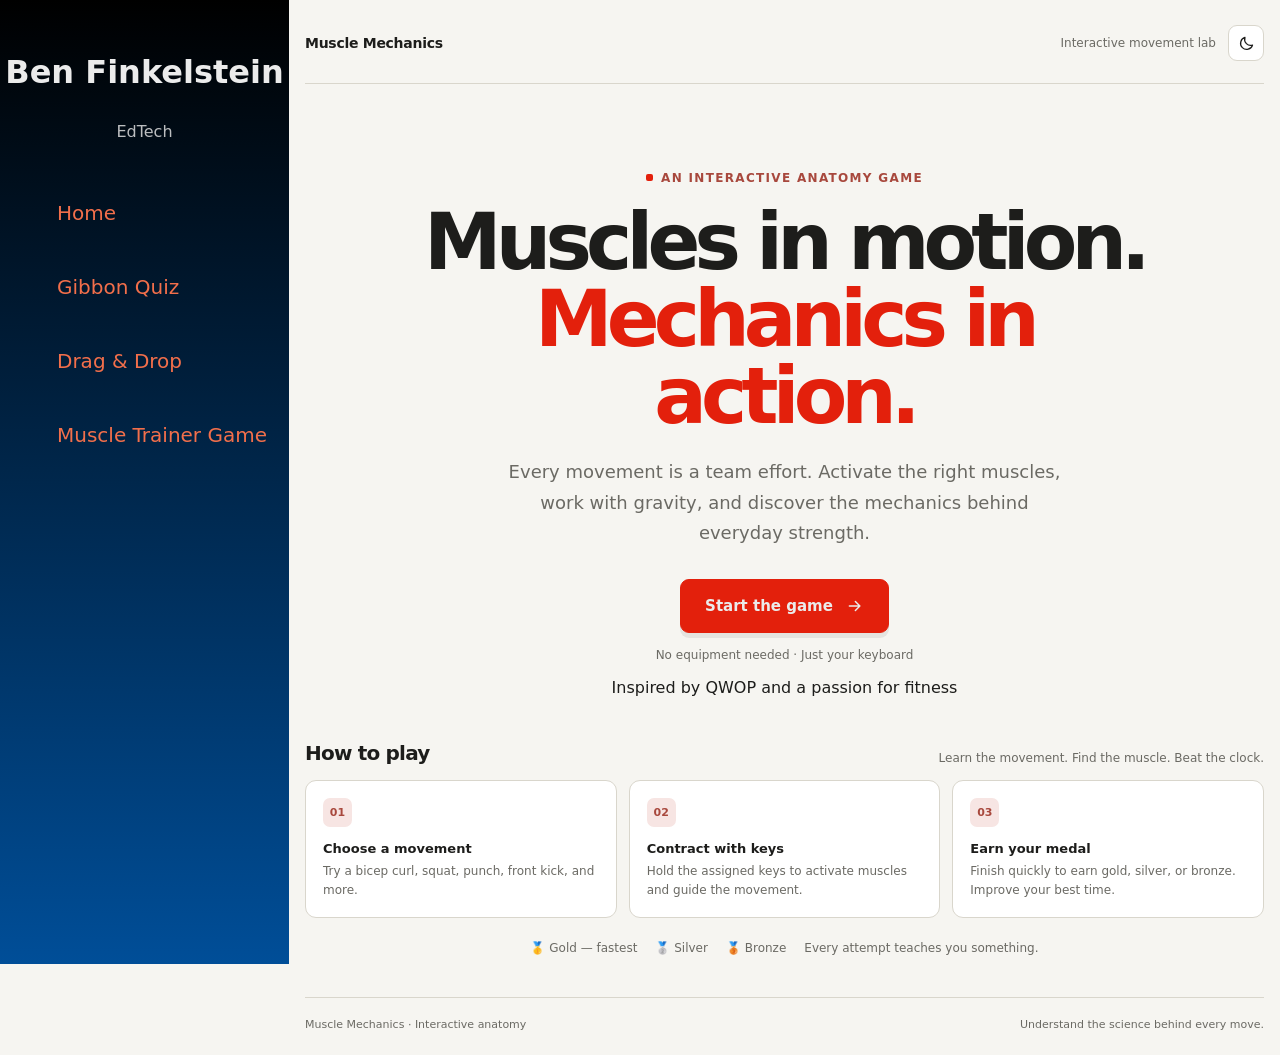
<file: index.html>
<!doctype html>
<html lang="en" data-theme="light">
<head>
  <meta charset="utf-8">
  <meta name="viewport" content="width=device-width, initial-scale=1, viewport-fit=cover">
  <meta name="theme-color" content="#f6f5f1">
  <title>Muscle Mechanics</title>
  <link rel="stylesheet" href="homepage.css">
  <script src="Sidebar.JS" defer></script>
</head>
<body>
  <div class="shell">
    <header>
      <div class="brand">
        <span>Muscle Mechanics</span>
      </div>
      <div class="header-right">
        <span class="status-text">Interactive movement lab</span>
        <button class="theme-toggle" id="themeToggle" aria-label="Toggle dark mode" title="Toggle dark mode">
          <svg viewBox="0 0 24 24" fill="none" aria-hidden="true"><path d="M20.5 14.2A8.5 8.5 0 0 1 9.8 3.5 8.6 8.6 0 1 0 20.5 14.2Z" stroke="currentColor" stroke-width="1.8" stroke-linecap="round" stroke-linejoin="round"/></svg>
        </button>
      </div>
    </header>

    <main>
      <section class="hero">
        <p class="eyebrow">An interactive anatomy game</p>
        <h1>Muscles in motion.<br><span>Mechanics in action.</span></h1>
        <p class="lead">Every movement is a team effort. Activate the right muscles, work with gravity, and discover the mechanics behind everyday strength.</p>
        <div class="cta-wrap">
          <a class="start" href="musclegame.html">Start the game
            <svg viewBox="0 0 24 24" fill="none" aria-hidden="true"><path d="M4.5 12h14m-6-6 6 6-6 6" stroke="currentColor" stroke-width="2" stroke-linecap="round" stroke-linejoin="round"/></svg>
          </a>
        </div>
        <p class="microcopy">No equipment needed · Just your keyboard</p>
        <p class="inspired">Inspired by QWOP and a passion for fitness</p>
      </section>

      <section class="how">
        <div class="section-heading">
          <h2>How to play</h2>
          <p>Learn the movement. Find the muscle. Beat the clock.</p>
        </div>
        <div class="steps">
          <article class="step"><span class="num">01</span><h3>Choose a movement</h3><p>Try a bicep curl, squat, punch, front kick, and more.</p></article>
          <article class="step"><span class="num">02</span><h3>Contract with keys</h3><p>Hold the assigned keys to activate muscles and guide the movement.</p></article>
          <article class="step"><span class="num">03</span><h3>Earn your medal</h3><p>Finish quickly to earn gold, silver, or bronze. Improve your best time.</p></article>
        </div>
        <p class="medal-note"><span>🥇 Gold — fastest</span><span>🥈 Silver</span><span>🥉 Bronze</span><span>Every attempt teaches you something.</span></p>
      </section>
    </main>

    <footer>
      <span>Muscle Mechanics · Interactive anatomy</span>
      <span>Understand the science behind every move.</span>
    </footer>
  </div>
  <script>
    const toggle = document.getElementById('themeToggle');
    toggle.addEventListener('click', () => {
      const isDark = document.documentElement.dataset.theme !== 'dark';
      document.documentElement.dataset.theme = isDark ? 'dark' : 'light';
      document.querySelector('meta[name="theme-color"]').content = isDark ? '#161614' : '#f6f5f1';
    });
  </script>
</body>
</html>
</file>
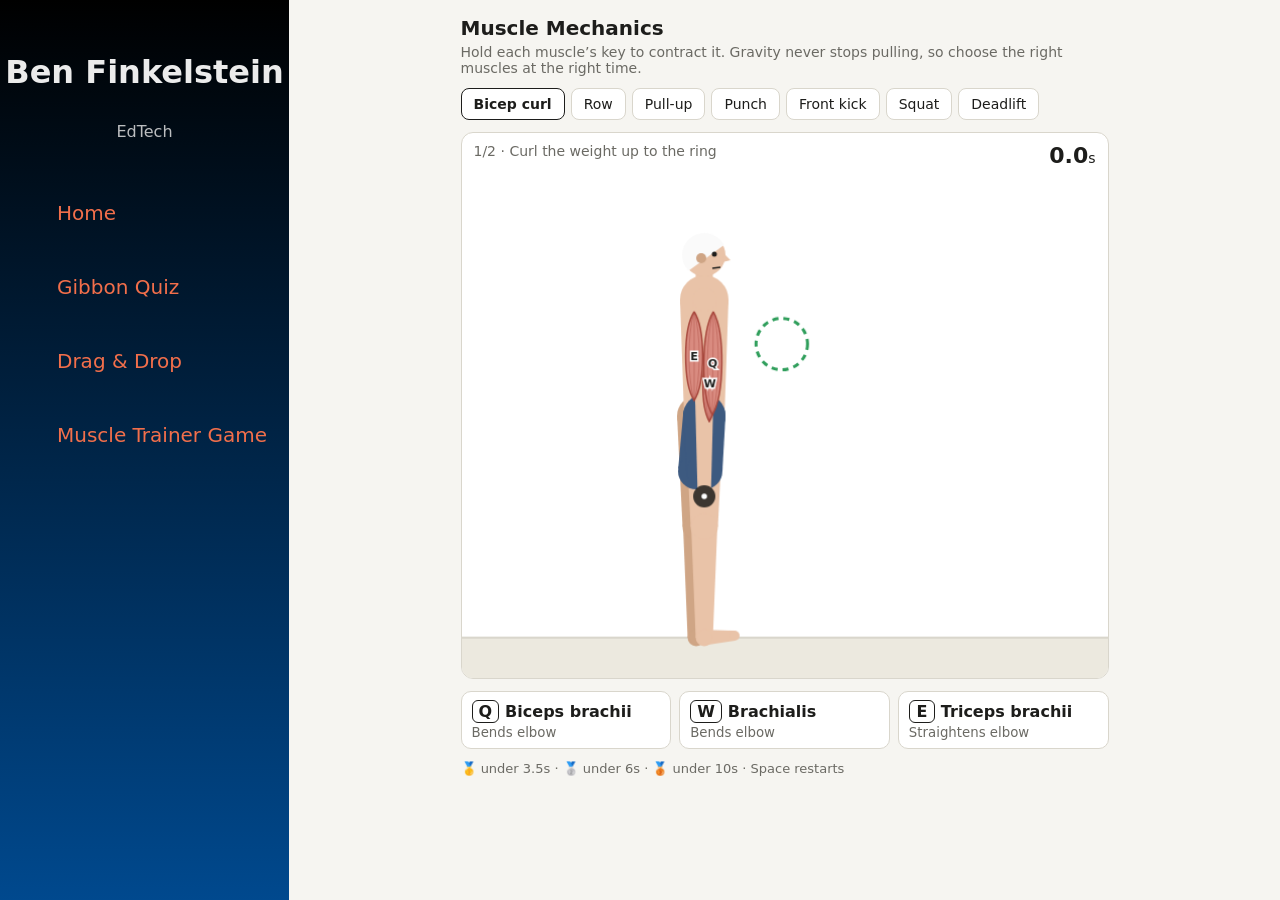
<file: musclegame.html>
<!doctype html>
<html lang="en">

<head>
    <meta charset="utf-8">
    <meta name="viewport" content="width=device-width, initial-scale=1, viewport-fit=cover">
    <title>Muscle Mechanics</title>
    <link rel="stylesheet" href="musclegame.css">
    <script src="Sidebar.JS" defer></script>
</head>

<body>
    <main>
        <h1>Muscle Mechanics</h1>
        <p class="sub">Hold each muscle’s key to contract it. Gravity never stops pulling, so choose the right muscles
            at the right time.</p>
        <div class="tabs" id="tabs"></div>
        <div class="stage">
            <canvas id="c" width="640" height="540"></canvas>
            <div class="hud">
                <div class="goal" id="goal"></div>
                <div><b id="t">0.0</b>s</div>
            </div>
            <div id="ov">
                <div class="m" id="med"></div>
                <h2 id="mt" style="margin:0"></h2>
                <div id="mi" style="color:var(--mut)"></div>
                <div class="row"><button id="retry">Retry</button><button id="other">Next task</button></div>
            </div>
        </div>
        <div class="keys" id="keys"></div>
        <div class="medals" id="info"></div>
    </main>
    <script>
        const cv = document.getElementById('c'), g = cv.getContext('2d'), $ = id => document.getElementById(id);
        const css = n => getComputedStyle(document.documentElement).getPropertyValue(n).trim();
        const sin = Math.sin, cos = Math.cos, cl = (x, a, b) => Math.max(a, Math.min(b, x));
        const FL = 500, U = 100, LF = 95, T = 110, SH = 110, TO = 115, UA = U + LF;
        const P2 = (P, Q, t, o) => { const dx = Q[0] - P[0], dy = Q[1] - P[1], l = Math.hypot(dx, dy) || 1; return [P[0] + dx * t + dy / l * o, P[1] + dy * t - dx / l * o] };
        const pol = (P, a, l) => [P[0] + sin(a) * l, P[1] + cos(a) * l];
        const armPts = (S, u, el) => { const E = pol(S, u, U); return [S, E, pol(E, u + el, LF)] };
        function stand(l = 0) {
            const hip = [240, FL - 220], sh = [hip[0] + TO * sin(l), hip[1] - TO * cos(l)];
            const lg = d => [[hip[0] + d, hip[1]], [240 + d, FL - 110], [240 + d, FL], [270 + d, FL - 2]];
            return { hip, sh, l, legs: [lg(-8), lg(0)], arms: [], mus: [] }
        }
        const plate = (p, r) => { g.fillStyle = css('--fg'); g.globalAlpha = .85; g.beginPath(); g.arc(p[0], p[1], r, 0, 7); g.fill(); g.globalAlpha = 1; g.fillStyle = css('--card'); g.beginPath(); g.arc(p[0], p[1], r * .25, 0, 7); g.fill() };

        function phys(s, tq, cfg, dt) { for (const j in cfg) { const [K, c, lo, hi] = cfg[j], w = 'w' + j; s[w] = (s[w] || 0) + (tq[j] * K - c * (s[w] || 0)) * dt; s[j] += s[w] * dt; if (s[j] < lo || s[j] > hi) { s[j] = cl(s[j], lo, hi); s[w] = 0 } } }

        function lowerBody(dead) {
            const G = dead ? 1.35 : 1;
            return {
                name: dead ? 'Deadlift' : 'Squat', med: dead ? [7, 11, 17] : [6, 10, 16],
                muscles: [['q', 'Quadriceps', 'Straightens knee'], ['w', 'Gluteus maximus', 'Extends hip'], ['e', 'Hamstrings', 'Extends hip'], ['r', 'Erector spinae', 'Keeps back upright']],
                init: () => dead ? { k: 1.6, l: 1 } : { k: 0, l: 0 },
                cfg: { k: [7, 3, 0, dead ? 1.65 : 2.2], l: [7, 3, 0, dead ? 1.05 : 1.2] },
                tq: (s, A) => ({ k: -A.q - .55 * A.w - .25 * A.e + G * (.3 + .6 * sin(s.k)), l: G * (.1 * s.k + .45 * sin(s.l)) - A.r - .5 * A.w - .5 * A.e }),
                geo(s) {
                    const a = .45 * s.k, t = .55 * s.k, An = [240, FL], Kn = [An[0] + SH * sin(a), An[1] - SH * cos(a)], Hp = [Kn[0] - T * sin(t), Kn[1] - T * cos(t)], Sh = [Hp[0] + TO * sin(s.l), Hp[1] - TO * cos(s.l)];
                    const leg = d => [Hp, Kn, An, [An[0] + 30, An[1] - 2]].map(p => [p[0] + d, p[1]]);
                    const B = { hip: Hp, sh: Sh, l: s.l, legs: [leg(-8), leg(0)] }; let hand;
                    if (dead) { const bx = 268; hand = [bx, Math.min(Sh[1] + Math.sqrt(Math.max(0, UA * UA - (Sh[0] - bx) ** 2)), FL - 26)]; const m = [(Sh[0] + hand[0]) / 2, (Sh[1] + hand[1]) / 2]; B.arms = [[Sh, m, hand], [Sh, m, hand]]; B.front = () => plate(hand, 24) }
                    else { hand = [Sh[0] - 4, Sh[1] - 6]; const el = [Sh[0] - 26, Sh[1] + 34]; B.arms = [[Sh, el, hand], [Sh, el, hand]]; B.front = () => plate(hand, 28) }
                    B.pts = { hip: Hp, hand };
                    B.mus = [['q', P2(Hp, Kn, .1, 12), P2(Kn, An, .08, 12), 22], ['w', P2(Sh, Hp, .82, -14), P2(Hp, Kn, .35, -12), 28], ['e', P2(Hp, Kn, .05, -12), P2(Kn, An, .18, -10), 17], ['r', P2(Sh, Hp, .12, -14), P2(Sh, Hp, .8, -15), 14]];
                    return B
                },
                stages: dead ? [{ t: 'Stand up with the bar to lockout', ok: s => s.k <= .25 && s.l <= .3, g: { k: 0, l: 0 }, p: 'hand' }, { t: 'Lower the bar back to the floor', ok: s => s.k >= 1.5 && s.l >= .95, g: { k: 1.6, l: 1 }, p: 'hand' }]
                    : [{ t: 'Squat down: thighs parallel, back upright', ok: s => s.k >= 1.9 && s.l <= 1, g: { k: 2, l: .7 }, p: 'hip' }, { t: 'Drive back up to standing', ok: s => s.k <= .2 && s.l <= .3, g: { k: 0, l: 0 }, p: 'hip' }]
            }
        }

        const TASKS = {
            curl: {
                name: 'Bicep curl', med: [3.5, 6, 10],
                muscles: [['q', 'Biceps brachii', 'Bends elbow'], ['w', 'Brachialis', 'Bends elbow'], ['e', 'Triceps brachii', 'Straightens elbow']],
                init: () => ({ f: 0 }), cfg: { f: [7, 3, 0, 2.6] },
                tq: (s, A) => ({ f: A.q + .7 * A.w - .9 * A.e - .55 * sin(s.f) }),
                geo(s) {
                    const B = stand(0), S = B.sh, a = armPts(S, 0, s.f), E = a[1]; B.arms = [armPts(S, 0, 0), a]; B.pts = { hand: a[2] };
                    B.mus = [['w', P2(S, E, .45, 6), P2(E, a[2], .22, 5), 13], ['q', P2(S, E, .12, 9), P2(E, a[2], .15, 8), 17], ['e', P2(S, E, .12, -10), P2(E, a[2], 0, -10), 16]];
                    B.front = () => plate(a[2], 11); return B
                },
                stages: [{ t: 'Curl the weight up to the ring', ok: s => s.f >= 2.2, g: { f: 2.2 }, p: 'hand' }, { t: 'Lower it back down', ok: s => s.f <= .25, g: { f: 0 }, p: 'hand' }]
            },
            row: {
                name: 'Row', med: [4, 7, 11],
                muscles: [['q', 'Latissimus dorsi', 'Pulls arm back'], ['w', 'Rhomboids', 'Squeezes shoulder blade'], ['e', 'Biceps brachii', 'Bends elbow'], ['r', 'Triceps brachii', 'Straightens elbow']],
                init: () => ({ sh: 0, el: 0 }), cfg: { sh: [7, 3, 0, 1.7], el: [7, 3, 0, 2.5] },
                tq: (s, A) => ({ sh: A.q + .5 * A.w - .7 * sin(s.sh), el: A.e - .9 * A.r - .5 * sin(s.el - s.sh) }),
                geo(s) {
                    const B = stand(1.15), S = B.sh, a = armPts(S, -s.sh, s.el), E = a[1], h = B.hip; B.arms = [armPts(S, 0, 0), a]; B.pts = { hand: a[2] };
                    B.mus = [['q', P2(S, h, .8, -14), P2(S, E, .25, -4), 24], ['w', P2(S, h, .1, -14), P2(S, h, .55, -14), 13], ['e', P2(S, E, .1, 9), P2(E, a[2], .15, 8), 15], ['r', P2(S, E, .1, -10), P2(E, a[2], 0, -9), 16]];
                    B.front = () => plate(a[2], 11); return B
                },
                stages: [{ t: 'Row the weight up to your ribs', ok: s => s.sh >= 1.25 && s.el >= 1.1, g: { sh: 1.3, el: 1.3 }, p: 'hand' }, { t: 'Lower the weight', ok: s => s.sh <= .2 && s.el <= .3, g: { sh: 0, el: 0 }, p: 'hand' }]
            },
            pullup: {
                name: 'Pull-up', med: [5, 8, 13], floor: 530,
                muscles: [['q', 'Latissimus dorsi', 'Pulls body up'], ['w', 'Biceps brachii', 'Bends elbow'], ['e', 'Brachialis', 'Bends elbow'], ['r', 'Lower trapezius', 'Depresses shoulder']],
                init: () => ({ e: 0 }), cfg: { e: [6, 3, 0, 2.65] },
                tq: (s, A) => ({ e: A.q + .9 * A.w + .7 * A.e + .4 * A.r - (1 + .9 * sin(s.e)) }),
                geo(s) {
                    const Hd = [260, 56], E = [260, 56 + LF], Sh = [E[0] - .2 * U * sin(s.e), E[1] + U * cos(s.e)], hip = [Sh[0], Sh[1] + TO], K = [hip[0], hip[1] + T], A = pol(K, -1.2, SH), leg = d => [hip, K, A, [A[0] - 8, A[1] + 14]].map(p => [p[0] + d, p[1]]);
                    const ar = [Sh, E, Hd], head = [Sh[0] + 22, Sh[1] - 48];
                    return {
                        hip, sh: Sh, l: 0, head, legs: [leg(-6), leg(0)], arms: [ar, ar], pts: { head },
                        back: () => { g.strokeStyle = css('--mut'); g.lineWidth = 6; g.lineCap = 'round'; g.beginPath(); g.moveTo(150, 56); g.lineTo(260, 56); g.moveTo(150, 56); g.lineTo(150, 530); g.stroke() },
                        front: () => { g.fillStyle = css('--mut'); g.beginPath(); g.arc(260, 56, 6, 0, 7); g.fill() },
                        mus: [['q', P2(Sh, hip, .7, -13), P2(Sh, E, .3, -6), 26], ['w', P2(Sh, E, .15, 9), P2(E, Hd, .15, -8), 15], ['e', P2(Sh, E, .55, 6), P2(E, Hd, .2, -5), 12], ['r', P2(Sh, hip, .25, -13), P2(Sh, hip, .55, -13), 14]]
                    }
                },
                stages: [{ t: 'Pull up until your chin clears the bar', ok: s => s.e >= 2.4, g: { e: 2.5 }, p: 'head' }, { t: 'Lower yourself back to a hang', ok: s => s.e <= .3, g: { e: 0 }, p: 'head' }]
            },
            punch: {
                name: 'Punch', med: [4, 7, 11], bag: { p: 'hand', dx: 35 },
                muscles: [['q', 'Anterior deltoid', 'Lifts arm'], ['w', 'Pectoralis major', 'Drives arm forward'], ['e', 'Triceps brachii', 'Straightens elbow'], ['r', 'Biceps brachii', 'Bends elbow'], ['a', 'Serratus anterior', 'Extends reach']],
                init: () => ({ sh: 0, el: 0 }), cfg: { sh: [8, 3, -.2, 1.7], el: [10, 3, 0, 2.5] },
                tq: (s, A) => ({ sh: A.q + .8 * A.w + .4 * A.a - .5 * (sin(s.sh) + .8 * sin(s.sh + s.el)), el: A.r - A.e - .45 * sin(s.sh + s.el) }),
                geo(s) {
                    const B = stand(0), S = B.sh, a = armPts(S, s.sh, s.el), E = a[1]; B.arms = [armPts(S, .6, 2), a]; B.pts = { hand: a[2] };
                    B.mus = [['w', [S[0] + 18, S[1] + 42], P2(S, E, .18, 6), 24], ['a', [S[0] + 10, S[1] + 56], [S[0] - 8, S[1] + 16], 13], ['q', [S[0] + 2, S[1] - 6], P2(S, E, .4, 0), 21], ['e', P2(S, E, .1, -10), P2(E, a[2], 0, -9), 16], ['r', P2(S, E, .1, 9), P2(E, a[2], .15, 8), 15]];
                    return B
                },
                stages: [{ t: 'Guard up: fist by your chin', ok: s => s.sh >= .45 && s.el >= 1.7, g: { sh: .6, el: 2 }, p: 'hand' }, { t: 'Throw the punch at the bag', ok: s => s.sh >= 1.35 && s.el <= .3, g: { sh: 1.45, el: .1 }, p: 'hand' }]
            },
            kick: {
                name: 'Front kick', med: [6, 10, 16], bag: { p: 'foot', dx: 52 },
                muscles: [['q', 'Iliopsoas', 'Lifts thigh'], ['w', 'Rectus femoris', 'Lifts thigh + straightens knee'], ['e', 'Vastus (quads)', 'Straightens knee'], ['r', 'Hamstrings', 'Bends knee'], ['a', 'Gluteus maximus', 'Lowers thigh']],
                init: () => ({ h: 0, k: 0 }), cfg: { h: [7, 3, -.3, 2], k: [9, 3, 0, 2.5] },
                tq: (s, A) => { const a = s.h - s.k; return { h: A.q + .6 * A.w - A.a - .4 * A.r - .55 * (sin(s.h) + .8 * sin(a)), k: A.r - .9 * A.e - .5 * A.w + .45 * sin(a) } },
                geo(s) {
                    const B = stand(-.1), S = B.sh, hip = B.hip, a = s.h - s.k, K = pol(hip, s.h, T), F = pol(K, a, SH);
                    B.legs[1] = [hip, K, F, [F[0] + cos(a) * 26, F[1] - sin(a) * 26]]; B.arms = [armPts(S, .5, 2), armPts(S, .6, 2)]; B.pts = { knee: K, foot: F };
                    B.mus = [['q', [hip[0] + 10, hip[1] - 34], P2(hip, K, .22, 6), 14], ['w', [hip[0] + 14, hip[1] - 8], P2(K, F, .04, 11), 15], ['e', P2(hip, K, .38, 8), P2(K, F, .05, 11), 21], ['r', P2(hip, K, .08, -11), P2(K, F, .18, -10), 16], ['a', [hip[0] - 18, hip[1] - 30], P2(hip, K, .32, -12), 26]];
                    return B
                },
                stages: [{ t: 'Chamber: lift the knee, keep it bent', ok: s => s.h >= 1.25 && s.k >= .9, g: { h: 1.3, k: 1.1 }, p: 'knee' }, { t: 'Strike: snap the leg straight into the bag', ok: s => s.k <= .2 && s.h >= 1.1, g: { h: 1.3, k: .05 }, p: 'foot' }]
            },
            squat: lowerBody(false), deadlift: lowerBody(true)
        };

        function limb(a, b, w1, w2, c) {
            const dx = b[0] - a[0], dy = b[1] - a[1], l = Math.hypot(dx, dy) || 1, nx = -dy / l, ny = dx / l; g.fillStyle = c; g.beginPath(); g.moveTo(a[0] + nx * w1 / 2, a[1] + ny * w1 / 2); g.lineTo(b[0] + nx * w2 / 2, b[1] + ny * w2 / 2); g.lineTo(b[0] - nx * w2 / 2, b[1] - ny * w2 / 2); g.lineTo(a[0] - nx * w1 / 2, a[1] - ny * w1 / 2); g.fill();
            g.beginPath(); g.arc(a[0], a[1], w1 / 2, 0, 7); g.fill(); g.beginPath(); g.arc(b[0], b[1], w2 / 2, 0, 7); g.fill()
        }
        function human(P) {
            const sk = css('--skin'), s2 = css('--skin2'), sh = css('--short');
            const leg = (L, c) => { limb(L[0], L[1], 38, 27, c); limb(L[1], L[2], 26, 17, c); limb(L[2], L[3], 15, 10, c) };
            const arm = (A, c) => { limb(A[0], A[1], 23, 18, c); limb(A[1], A[2], 18, 13, c); g.fillStyle = c; g.beginPath(); g.arc(A[2][0], A[2][1], 9, 0, 7); g.fill() };
            const hd = P.head || [P.sh[0] + sin(P.l * .7) * 44, P.sh[1] - cos(P.l * .7) * 44];
            arm(P.arms[0], s2); leg(P.legs[0], s2);
            limb(P.sh, P.hip, 48, 40, sk); limb(P.sh, hd, 17, 17, sk);
            g.fillStyle = sk; g.beginPath(); g.arc(hd[0], hd[1], 21, 0, 7); g.fill();
            g.fillStyle = css('--hair'); g.beginPath(); g.arc(hd[0], hd[1], 22, .75 * Math.PI, 1.85 * Math.PI); g.fill();
            g.fillStyle = s2; g.beginPath(); g.arc(hd[0] - 3, hd[1] + 3, 5, 0, 7); g.fill();
            g.fillStyle = css('--fg'); g.beginPath(); g.arc(hd[0] + 10, hd[1] - 1, 2.5, 0, 7); g.fill();
            g.fillStyle = sk; g.beginPath(); g.moveTo(hd[0] + 19, hd[1] - 2); g.lineTo(hd[0] + 26, hd[1] + 5); g.lineTo(hd[0] + 18, hd[1] + 7); g.fill();
            g.strokeStyle = css('--fg'); g.lineWidth = 1.5; g.beginPath(); g.moveTo(hd[0] + 8, hd[1] + 13); g.lineTo(hd[0] + 16, hd[1] + 12); g.stroke();
            leg(P.legs[1], sk);
            P.legs.forEach(L => { limb(P.hip, P2(L[0], L[1], .5, 0), 42, 36, sh) });
            arm(P.arms[1], sk)
        }
        function spindle(a, b, w, act, key) {
            const dx = b[0] - a[0], dy = b[1] - a[1], l = Math.hypot(dx, dy) || 1, nx = -dy / l, ny = dx / l, W = w * (1 + .55 * act) * .7;
            const pth = f => { const p = new Path2D(), q = W * f; p.moveTo(a[0], a[1]); p.bezierCurveTo(a[0] + dx * .2 + nx * q, a[1] + dy * .2 + ny * q, b[0] - dx * .2 + nx * q, b[1] - dy * .2 + ny * q, b[0], b[1]); p.bezierCurveTo(b[0] - dx * .2 - nx * W, b[1] - dy * .2 - ny * W, a[0] + dx * .2 - nx * W, a[1] + dy * .2 - ny * W, a[0], a[1]); return p }, p = pth(1);
            g.fillStyle = css('--mus'); g.fill(p); g.globalAlpha = act; g.fillStyle = css('--act'); g.fill(p); g.globalAlpha = 1;
            g.strokeStyle = css('--musd'); g.lineWidth = 1.5; g.stroke(p); g.globalAlpha = .4; g.lineWidth = 1;
            for (const f of [-.6, 0, .6]) { g.beginPath(); g.moveTo(a[0], a[1]); g.bezierCurveTo(a[0] + dx * .25 + nx * W * f, a[1] + dy * .25 + ny * W * f, b[0] - dx * .25 + nx * W * f, b[1] - dy * .25 + ny * W * f, b[0], b[1]); g.stroke() }
            g.globalAlpha = 1
        }

        let task = 'curl', st, stage, start, done, tm, A = {}, held = {}, kb = {}, bag = { a: 0, w: 0 }, bagPos = null;
        const best = JSON.parse((() => { try { return localStorage.getItem('mm-best') } catch (e) { return null } })() || '{}');
        function build() {
            $('tabs').innerHTML = '';
            for (const k in TASKS) { const b = document.createElement('button'); b.textContent = TASKS[k].name; b.className = k === task ? 'on' : ''; b.onclick = () => { task = k; build(); reset() }; $('tabs').appendChild(b) }
            $('keys').innerHTML = ''; kb = {}; A = {}; held = {};
            TASKS[task].muscles.forEach(([k, n, r]) => {
                const d = document.createElement('div'); d.className = 'key';
                d.innerHTML = `<span class="cap">${k.toUpperCase()}</span><b>${n}</b><small>${r}</small><i></i>`;
                const on = e => { e.preventDefault(); held[k] = 1; begin() }, off = () => { held[k] = 0 };
                d.addEventListener('pointerdown', on);['pointerup', 'pointerleave', 'pointercancel'].forEach(ev => d.addEventListener(ev, off));
                $('keys').appendChild(d); kb[k] = d.querySelector('i'); A[k] = 0; held[k] = 0
            });
            const m = TASKS[task].med, b = best[task];
            $('info').innerHTML = `🥇 under ${m[0]}s · 🥈 under ${m[1]}s · 🥉 under ${m[2]}s · Space restarts` + (b ? ` · Best: ${b.toFixed(2)}s` : '')
        }
        function reset() {
            const T = TASKS[task]; clearTimeout(tm); st = T.init(); stage = 0; start = null; done = false; bag = { a: 0, w: 0 };
            bagPos = null; if (T.bag) { const p = T.geo({ ...T.init(), ...T.stages[1].g }).pts[T.bag.p]; bagPos = [p[0] + T.bag.dx, p[1]] }
            $('ov').style.display = 'none'; for (const k in A) { A[k] = 0; held[k] = 0 } $('t').textContent = '0.0'
        }
        function begin() { if (start === null && !done) start = performance.now() }
        function finish() {
            done = true; const sec = (performance.now() - start) / 1000, m = TASKS[task].med, i = sec < m[0] ? 0 : sec < m[1] ? 1 : sec < m[2] ? 2 : 3;
            $('t').textContent = sec.toFixed(1);
            if (bagPos) bag.w = -4;
            $('med').textContent = ['🥇', '🥈', '🥉', '—'][i]; $('mt').textContent = ['Gold!', 'Silver', 'Bronze', 'No medal'][i];
            $('mi').textContent = sec.toFixed(2) + ' seconds' + (i === 3 ? ' · need under ' + m[2] + 's for bronze' : '');
            if (!best[task] || sec < best[task]) { best[task] = sec; try { localStorage.setItem('mm-best', JSON.stringify(best)) } catch (e) { } build() }
            tm = setTimeout(() => { $('ov').style.display = 'flex' }, bagPos ? 900 : 150)
        }
        $('retry').onclick = reset;
        $('other').onclick = () => { const k = Object.keys(TASKS); task = k[(k.indexOf(task) + 1) % k.length]; build(); reset() };
        addEventListener('keydown', e => {
            if (e.code === 'Space') { e.preventDefault(); reset(); return }
            const k = e.key.toLowerCase(); if (k in held) { held[k] = 1; begin(); e.preventDefault() }
        });
        addEventListener('keyup', e => { const k = e.key.toLowerCase(); if (k in held) held[k] = 0 });

        function drawBag() {
            const x = bagPos[0], y = bagPos[1], top = y - 80;
            g.save(); g.translate(x, 6); g.rotate(bag.a);
            g.strokeStyle = css('--mut'); g.lineWidth = 3; g.beginPath(); g.moveTo(-14, 0); g.lineTo(0, top - 6); g.lineTo(14, 0); g.moveTo(0, 0); g.lineTo(0, top - 6); g.stroke();
            g.translate(0, top - 6); g.fillStyle = '#b5382b'; g.strokeStyle = '#6e1f17'; g.lineWidth = 2;
            g.beginPath(); g.roundRect(-27, 6, 54, 160, 14); g.fill(); g.stroke();
            g.fillStyle = '#2a2a28'; g.fillRect(-27, 46, 54, 10); g.fillRect(-27, 116, 54, 10);
            g.restore()
        }
        function render() {
            const T = TASKS[task], P = T.geo(st), fl = T.floor || FL;
            g.clearRect(0, 0, 640, 540);
            g.fillStyle = css('--floor'); g.fillRect(0, fl, 640, 540 - fl); g.strokeStyle = css('--line'); g.lineWidth = 2; g.beginPath(); g.moveTo(0, fl); g.lineTo(640, fl); g.stroke();
            if (bagPos) drawBag();
            if (P.back) P.back();
            const sg = T.stages[Math.min(stage, 1)], gp = T.geo({ ...T.init(), ...sg.g }).pts[sg.p], pu = 1 + .1 * sin(performance.now() / 160);
            g.setLineDash([6, 5]); g.strokeStyle = css('--ok'); g.lineWidth = 3; g.beginPath(); g.arc(gp[0], gp[1], 24 * pu, 0, 7); g.stroke(); g.setLineDash([]);
            human(P);
            P.mus.forEach(([k, a, b, w]) => spindle(a, b, w, A[k] || 0, k));
            if (P.front) P.front();
            g.font = 'bold 11px system-ui'; g.textAlign = 'center'; g.lineWidth = 3; g.strokeStyle = css('--card'); g.fillStyle = css('--fg');
            P.mus.forEach(([k, a, b]) => { const x = (a[0] + b[0]) / 2, y = (a[1] + b[1]) / 2 + 4; g.strokeText(k.toUpperCase(), x, y); g.fillText(k.toUpperCase(), x, y) })
        }
        let last = performance.now();
        function frame(now) {
            const dt = Math.min(.033, (now - last) / 1000); last = now; const T = TASKS[task];
            for (const k in A) { A[k] += ((held[k] ? 1 : 0) - A[k]) * Math.min(1, dt * 10); kb[k].style.width = (A[k] * 100) + '%' }
            if (!done) {
                for (let i = 0; i < 2; i++)phys(st, T.tq(st, A), T.cfg, dt / 2);
                if (start !== null) { $('t').textContent = ((now - start) / 1000).toFixed(1); if (T.stages[stage].ok(st)) { stage++; if (stage >= T.stages.length) finish() } }
            }
            bag.w += (-18 * bag.a - 1.5 * bag.w) * dt; bag.a += bag.w * dt;
            $('goal').textContent = done ? '' : `${Math.min(stage + 1, 2)}/2 · ${T.stages[Math.min(stage, 1)].t}`;
            render(); requestAnimationFrame(frame)
        }
        build(); reset(); requestAnimationFrame(frame);
    </script>
</body>

</html>
</file>
<file: homepage.css>
:root {
      --bg: #f6f5f1;
      --fg: #1d1d1b;
      --mut: #6b6a64;
      --card: #fff;
      --line: #d9d6cc;
      --mus: #d98b80;
      --musd: #a8483d;
      --act: #e3200c;
      --ok: #2f9e5b;
      --floor: #ece9df;
      color-scheme: light;
    }
    @media (prefers-color-scheme: dark) {
      :root:not([data-theme="light"]) {
        --bg: #161614; --fg: #eeece6; --mut: #9a978c;
        --card: #222220; --line: #383632; --mus: #a85a50;
        --musd: #6e2a22; --act: #ff4a33; --ok: #4cc77f;
        --floor: #2b2a27; color-scheme: dark;
      }
    }
    :root[data-theme="dark"] {
      --bg: #161614; --fg: #eeece6; --mut: #9a978c;
      --card: #222220; --line: #383632; --mus: #a85a50;
      --musd: #6e2a22; --act: #ff4a33; --ok: #4cc77f;
      --floor: #2b2a27; color-scheme: dark;
    }
    * { box-sizing: border-box; }
    html { min-height: 100%; background: var(--bg); }
    body {
      margin: 0; min-height: 100vh; background: var(--bg); color: var(--fg);
      font-family: system-ui, -apple-system, "Segoe UI", sans-serif;
      padding: env(safe-area-inset-top, 0px) 0 env(safe-area-inset-bottom, 0px);
      transition: background .2s, color .2s;
    }
    a { color: inherit; }
    .shell { width: min(100% - 32px, 1040px); margin: 0 auto; }
    header {
      display: flex; align-items: center; justify-content: space-between;
      gap: 16px; padding: 25px 0 22px; border-bottom: 1px solid var(--line);
    }
    .brand { display: flex; align-items: center; gap: 11px; font-size: 14px; font-weight: 750; letter-spacing: -.02em; }
    .brand-mark {
      display: grid; place-items: center; width: 36px; height: 36px;
      border: 1px solid var(--line); border-radius: 10px; background: var(--card);
    }
    .header-right { display: flex; align-items: center; gap: 12px; color: var(--mut); font-size: 12px; }
    .theme-toggle {
      display: grid; place-items: center; width: 36px; height: 36px; padding: 0;
      border: 1px solid var(--line); border-radius: 9px; background: var(--card); color: var(--fg);
    }
    .theme-toggle svg { width: 17px; height: 17px; }
    main { padding: clamp(36px, 7vw, 82px) 0 42px; }
    .hero { text-align: center; max-width: 740px; margin: 0 auto; }
    .eyebrow {
      display: inline-flex; align-items: center; gap: 8px; margin: 0 0 19px;
      color: var(--musd); font-size: 12px; font-weight: 750; letter-spacing: .11em; text-transform: uppercase;
    }
    .eyebrow::before { content: ""; width: 7px; height: 7px; border-radius: 2px; background: var(--act); }
    h1 { margin: 0; font-size: clamp(42px, 8vw, 78px); line-height: .99; letter-spacing: -.075em; font-weight: 820; }
    h1 span { color: var(--act); }
    .lead { max-width: 555px; margin: 22px auto 0; color: var(--mut); font-size: clamp(15px, 2vw, 18px); line-height: 1.7; }
    .cta-wrap { display: flex; justify-content: center; margin: 30px 0 15px; }
    .start {
      display: inline-flex; justify-content: center; align-items: center; gap: 13px;
      min-height: 54px; padding: 0 24px; border: 1px solid var(--act); border-radius: 9px;
      background: var(--act); color: #EBEBEB; font: inherit; font-size: 15px; font-weight: 700;
      text-decoration: none; box-shadow: 0 5px 0 rgba(29,29,27,.08);
      transition: transform .16s ease, background .16s ease, box-shadow .16s ease;
    }
    .start:hover { background: #C0C0C0; color:#FF6700; transform: translateY(-2px); box-shadow: 0 8px 0 rgba(29,29,27,.08); }
    .start:active { transform: translateY(0); }
    .start:focus-visible, button:focus-visible { outline: 3px solid var(--ok); outline-offset: 3px; }
    .start svg { width: 18px; height: 18px; }
    .microcopy { margin: 0; color: var(--mut); font-size: 12px; }
    .how { margin: 44px auto 0; }
    .section-heading { display: flex; align-items: end; justify-content: space-between; gap: 16px; margin-bottom: 15px; }
    .section-heading h2 { margin: 0; font-size: 20px; letter-spacing: -.04em; }
    .section-heading p { margin: 0; color: var(--mut); font-size: 12px; }
    .steps { display: grid; grid-template-columns: repeat(3, 1fr); gap: 12px; }
    .step { padding: 17px; border: 1px solid var(--line); border-radius: 11px; background: var(--card); }
    .num { display: grid; place-items: center; width: 29px; height: 29px; margin-bottom: 14px; border-radius: 7px; background: color-mix(in srgb, var(--mus) 22%, var(--card)); color: var(--musd); font-size: 11px; font-weight: 800; }
    .step h3 { margin: 0 0 6px; font-size: 13px; }
    .step p { margin: 0; color: var(--mut); font-size: 12px; line-height: 1.6; }
    .medal-note { display: flex; justify-content: center; flex-wrap: wrap; gap: 9px 18px; margin: 23px 0 0; color: var(--mut); font-size: 12px; }
    footer { display: flex; justify-content: space-between; gap: 12px; padding: 20px 0 24px; border-top: 1px solid var(--line); color: var(--mut); font-size: 11px; }
    @media (max-width: 600px) {
      .shell { width: min(100% - 24px, 1040px); }
      header { padding: 16px 0; }
      .header-right .status-text { display: none; }
      main { padding-top: 44px; }
      .steps { grid-template-columns: 1fr; }
      .step { display: grid; grid-template-columns: 29px 1fr; column-gap: 12px; padding: 13px; }
      .num { grid-row: span 2; margin: 0; }
      .step h3 { align-self: end; }
      .section-heading { align-items: start; flex-direction: column; gap: 5px; }
      footer { flex-direction: column; align-items: center; text-align: center; }
    }
    @media (prefers-reduced-motion: reduce) { *, *::before, *::after { transition: none !important; } }
</file>
<file: musclegame.css>
:root {
            /*Old Light/Dark Mode CSS, Hated it*/
            --bg: #f6f5f1;
            --fg: #1d1d1b;
            --mut: #6b6a64;
            --card: #fff;
            --line: #d9d6cc;
            --mus: #d98b80;
            --musd: #a8483d;
            --act: #e3200c;
            --ok: #2f9e5b;
            --skin: #e9c3a8;
            --skin2: #cfa585;
            --short: #3d5a80;
            --hair: #fafafa;
            --floor: #ece9df;
            color-scheme: light; 
            box-sizing: border-box;
            padding-top: env(safe-area-inset-top, 0px);
            padding-bottom: env(safe-area-inset-bottom, 0px)
        }

        @media (prefers-color-scheme:dark) {
            :root:not([data-theme="light"]) {
                --bg: #eaeae7;
                --fg: #eeece6;
                --mut: #9a978c;
                --card: #222220;
                --line: #383632;
                --mus: #a85a50;
                --musd: #6e2a22;
                --act: #ff4a33;
                --ok: #4cc77f;
                --skin: #b98c70;
                --skin2: #957055;
                --short: #4a6fa5;
                --hair: #1d1612;
                --floor: #2b2a27;
                color-scheme: dark;
            }
        }

        :root[data-theme="dark"] {
            --bg: #161614;
            --fg: #eeece6;
            --mut: #9a978c;
            --card: #222220;
            --line: #383632;
            --mus: #a85a50;
            --musd: #6e2a22;
            --act: #ff4a33;
            --ok: #4cc77f;
            --skin: #b98c70;
            --skin2: #957055;
            --short: #4a6fa5;
            --hair: #1d1612;
            --floor: #2b2a27;
            color-scheme: dark
        }

        * {
            box-sizing: border-box
        }

        html,
        body {
            margin: 0;
            background: var(--bg);
            color: var(--fg);
            font-family: system-ui, -apple-system, "Segoe UI", sans-serif
        }

        main {
            max-width: 680px;
            margin: 0 auto;
            padding: 16px
        }

        h1 {
            font-size: 20px;
            margin: 0 0 4px
        }

        p.sub {
            margin: 0 0 12px;
            color: var(--mut);
            font-size: 14px
        }

        .tabs {
            display: flex;
            flex-wrap: wrap;
            gap: 6px;
            margin-bottom: 12px
        }

        button {
            font: inherit;
            font-size: 14px;
            color: var(--fg);
            background: var(--card);
            border: 1px solid var(--line);
            border-radius: 8px;
            padding: 7px 12px;
            cursor: pointer
        }

        button.on {
            border-color: var(--fg);
            font-weight: 600
        }

        .stage {
            position: relative;
            background: var(--card);
            border: 1px solid var(--line);
            border-radius: 12px;
            overflow: hidden
        }

        canvas {
            display: block;
            width: 100%;
            height: auto
        }

        .hud {
            position: absolute;
            top: 10px;
            left: 12px;
            right: 12px;
            display: flex;
            justify-content: space-between;
            gap: 10px;
            font-size: 14px;
            pointer-events: none
        }

        .hud b {
            font-variant-numeric: tabular-nums;
            font-size: 22px
        }

        .goal {
            color: var(--mut)
        }

        #ov {
            position: absolute;
            inset: 0;
            background: color-mix(in srgb, var(--card) 88%, transparent);
            display: none;
            flex-direction: column;
            align-items: center;
            justify-content: center;
            gap: 6px;
            text-align: center
        }

        #ov .m {
            font-size: 64px;
            line-height: 1
        }

        #ov .row {
            display: flex;
            gap: 8px;
            margin-top: 10px
        }

        .keys {
            display: flex;
            flex-wrap: wrap;
            gap: 8px;
            margin-top: 12px
        }

        .key {
            flex: 1 1 120px;
            background: var(--card);
            border: 1px solid var(--line);
            border-radius: 10px;
            padding: 8px 10px;
            position: relative;
            overflow: hidden;
            user-select: none;
            touch-action: none;
            cursor: pointer
        }

        .key .cap {
            display: inline-block;
            min-width: 26px;
            text-align: center;
            font-weight: 700;
            border: 1px solid var(--fg);
            border-radius: 6px;
            padding: 1px 6px;
            margin-right: 6px
        }

        .key small {
            display: block;
            color: var(--mut);
            margin-top: 2px
        }

        .key i {
            position: absolute;
            left: 0;
            bottom: 0;
            height: 4px;
            background: var(--act);
            width: 0
        }

        .medals {
            margin-top: 12px;
            color: var(--mut);
            font-size: 13px
        }
</file>
